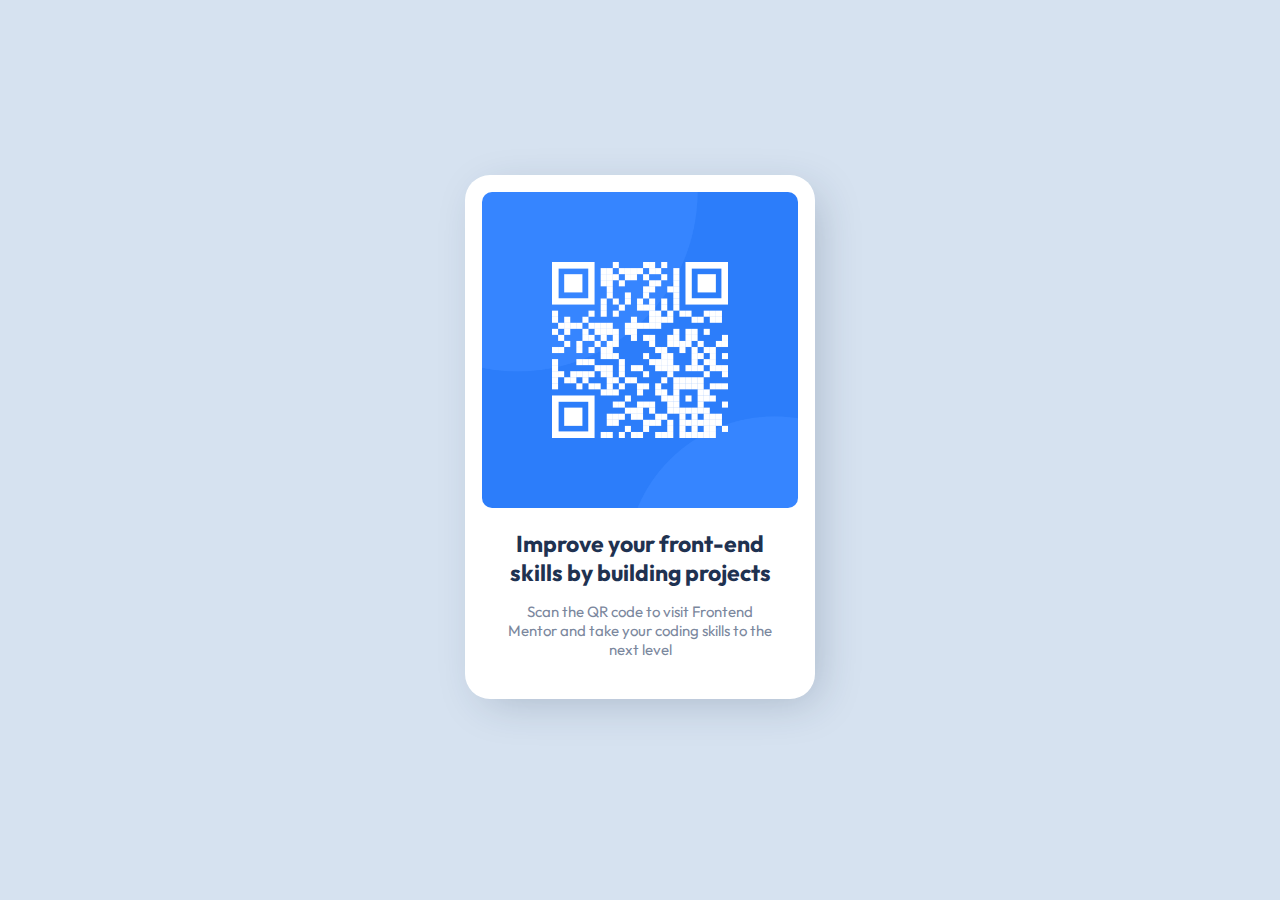
<file: index.html>
<!DOCTYPE html>
<html lang="en">
<head>
  <meta charset="UTF-8">
  <meta name="viewport" content="width=device-width, initial-scale=1.0"> <!-- displays site properly based on user's device -->

  <link rel="icon" type="image/png" sizes="32x32" href="./images/favicon-32x32.png">
  
  <title>Frontend Mentor | QR code component</title>
  <link rel="stylesheet" href="styles.css">
</head>
<body>
  <main>
  <div class="card">
    <div class="img-container">
      <img src="./images/image-qr-code.png" alt="image-qr-code">
    </div>
    <div class="text-container">
      <h1>Improve your front-end skills by building projects</h1>
      <p>Scan the QR code to visit Frontend Mentor and take your coding skills to the next level</p>
    </div>
  </div>
</main>
  
  <div class="attribution"> 
    Challenge by <a href="https://www.frontendmentor.io?ref=challenge" target="_blank">Frontend Mentor</a>. 
    Coded by <a href="https://github.com/becks-tech">Rebecca</a>.
  </div>
</body>
</html>
</file>
<file: styles.css>
@import url('https://fonts.googleapis.com/css2?family=Outfit&display=swap');
:root{
    --white: hsl(0, 0%, 100%);
    --light-gray: hsl(212, 45%, 89%);
    --grayish-blue: hsl(220, 15%, 55%);
    --dark-blue:hsl(218, 44%, 22%);
}


*{
    font-family: 'Outfit', sans-serif;
    box-sizing: border-box;
    padding: 0;
    margin: 0 auto;
}

body{
    background-color: var(--light-gray);
    
}
.card{
    display: flex;
    justify-content: space-between;
    align-items: center;
    flex-direction: column;
    text-align: center;
    box-shadow: 10px 10px 44px -9px rgba(31,50,81,0.25);
    border-radius: 25px;
    background-color: var(--white);
    margin-top: 175px; 
    position: relative;
    max-width: 350px; 
}
.img-container{
    padding: 17px;
}
.img-container img{
    border-radius: 10px;
    width: 100%;
}

.text-container h1{
    font-size: 23px;
    font-weight: 700;
    color: var(--dark-blue);
    padding: 0 28px 0 28px;
}
.text-container p{
    font-size: 15px;
    font-weight: 400;
    color: var(--grayish-blue);
    padding: 15px 40px 40px 40px;
}

@media screen and (max-width: 767 px) {
    body{
        background-color: var(--light-gray);
        
    }
    .card{
        display: flex;
        justify-content: center;
        align-items: center;
        flex-direction: column;
        text-align: center;
        box-shadow: 10px 10px 44px -9px rgba(31,50,81,0.25);
        border-radius: 25px;
        background-color: var(--white);
        margin-top: 175px; 
        position: relative;
        max-width: 350px;
    }
    .img-container{
        padding: 17px;
    }
    .img-container img{
        border-radius: 10px;
        width: 100%;
    }
    
    .text-container h1{
        font-size: 23px;
        font-weight: 700;
        color: var(--dark-blue);
        padding: 0 28px 0 28px;
    }
    .text-container p{
        font-size: 15px;
        font-weight: 400;
        color: var(--grayish-blue);
        padding: 15px 40px 40px 40px;
    }
    
}

.attribution { 
    font-size: 11px; text-align: center; 
    visibility: hidden;
}
.attribution a { 
    color: hsl(228, 45%, 44%); 
    visibility: hidden;
}
</file>
